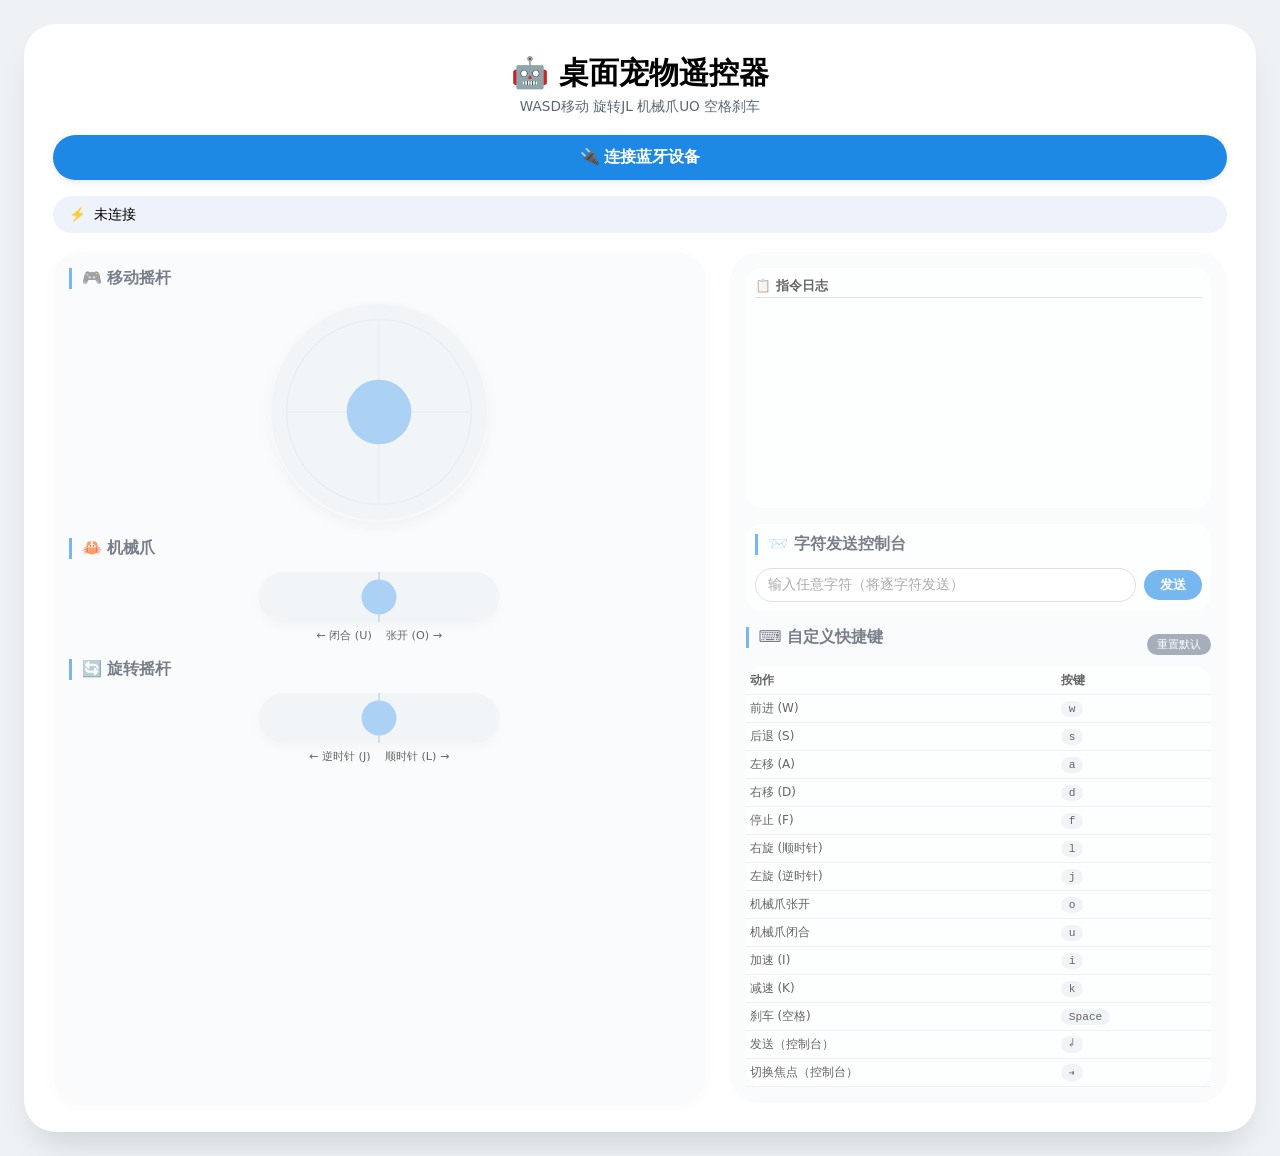
<file: index.html>
<!DOCTYPE html>
<html lang="zh-CN">
<head>
    <meta charset="UTF-8">
    <meta name="viewport" content="width=device-width, initial-scale=1.0, user-scalable=no">
    <title>桌面宠物遥控器</title>
    <link rel="stylesheet" href="style.css">
</head>
<body>
    <div class="app">
        <h1>🤖 桌面宠物遥控器</h1>
        <div class="sub">WASD移动 旋转JL 机械爪UO 空格刹车</div>
        <button id="connectBtn" class="connect-btn">🔌 连接蓝牙设备</button>
        <div class="status-bar">
            <span>⚡ 未连接</span>
            <span id="bluetoothName" class="bluetooth-name" style="display: none;"></span>
        </div>

        <div class="two-columns">
            <!-- 左侧控制区 -->
            <div class="left-panel">
                <div class="card-title">🎮 移动摇杆</div>
                <canvas id="moveCanvas" class="move-canvas" width="220" height="220"></canvas>
                <!-- 速度滑块已删除 -->
                <div style="margin-top: 1rem;">
                    <div class="card-title">🦀 机械爪</div>
                    <canvas id="clawCanvas" class="claw-canvas" width="240" height="50"></canvas>
                    <div class="hint">← 闭合 (U) &nbsp;&nbsp; 张开 (O) →</div>
                </div>
                <div style="margin-top: 1rem;">
                    <div class="card-title">🔄 旋转摇杆</div>
                    <canvas id="rotateCanvas" class="rotate-canvas" width="240" height="50"></canvas>
                    <div class="hint">← 逆时针 (J) &nbsp;&nbsp; 顺时针 (L) →</div>
                </div>
            </div>

            <!-- 右侧信息区 -->
            <div class="right-panel">
                <div class="log-card">
                    <div class="log-title">📋 指令日志</div>
                    <div class="log-entries" id="logEntries"></div>
                </div>
                <div class="send-card">
                    <div class="card-title">📨 字符发送控制台</div>
                    <div class="send-control">
                        <input type="text" id="sendInput" placeholder="输入任意字符（将逐字符发送）" maxlength="20">
                        <button id="sendBtn" class="send-btn">发送</button>
                    </div>
                </div>
                <div>
                    <div class="shortcut-header">
                        <span class="card-title">⌨️ 自定义快捷键</span>
                        <button id="resetShortcutsBtn" class="reset-btn">重置默认</button>
                    </div>
                    <table class="shortcut-table" id="shortcutTable">
                        <thead>
                            <tr><th>动作</th><th>按键</th></tr>
                        </thead>
                        <tbody id="shortcutTbody"></tbody>
                    </table>
                </div>
            </div>
        </div>
    </div>
    <script type="module" src="main.js"></script>
</body>
</html>
</file>
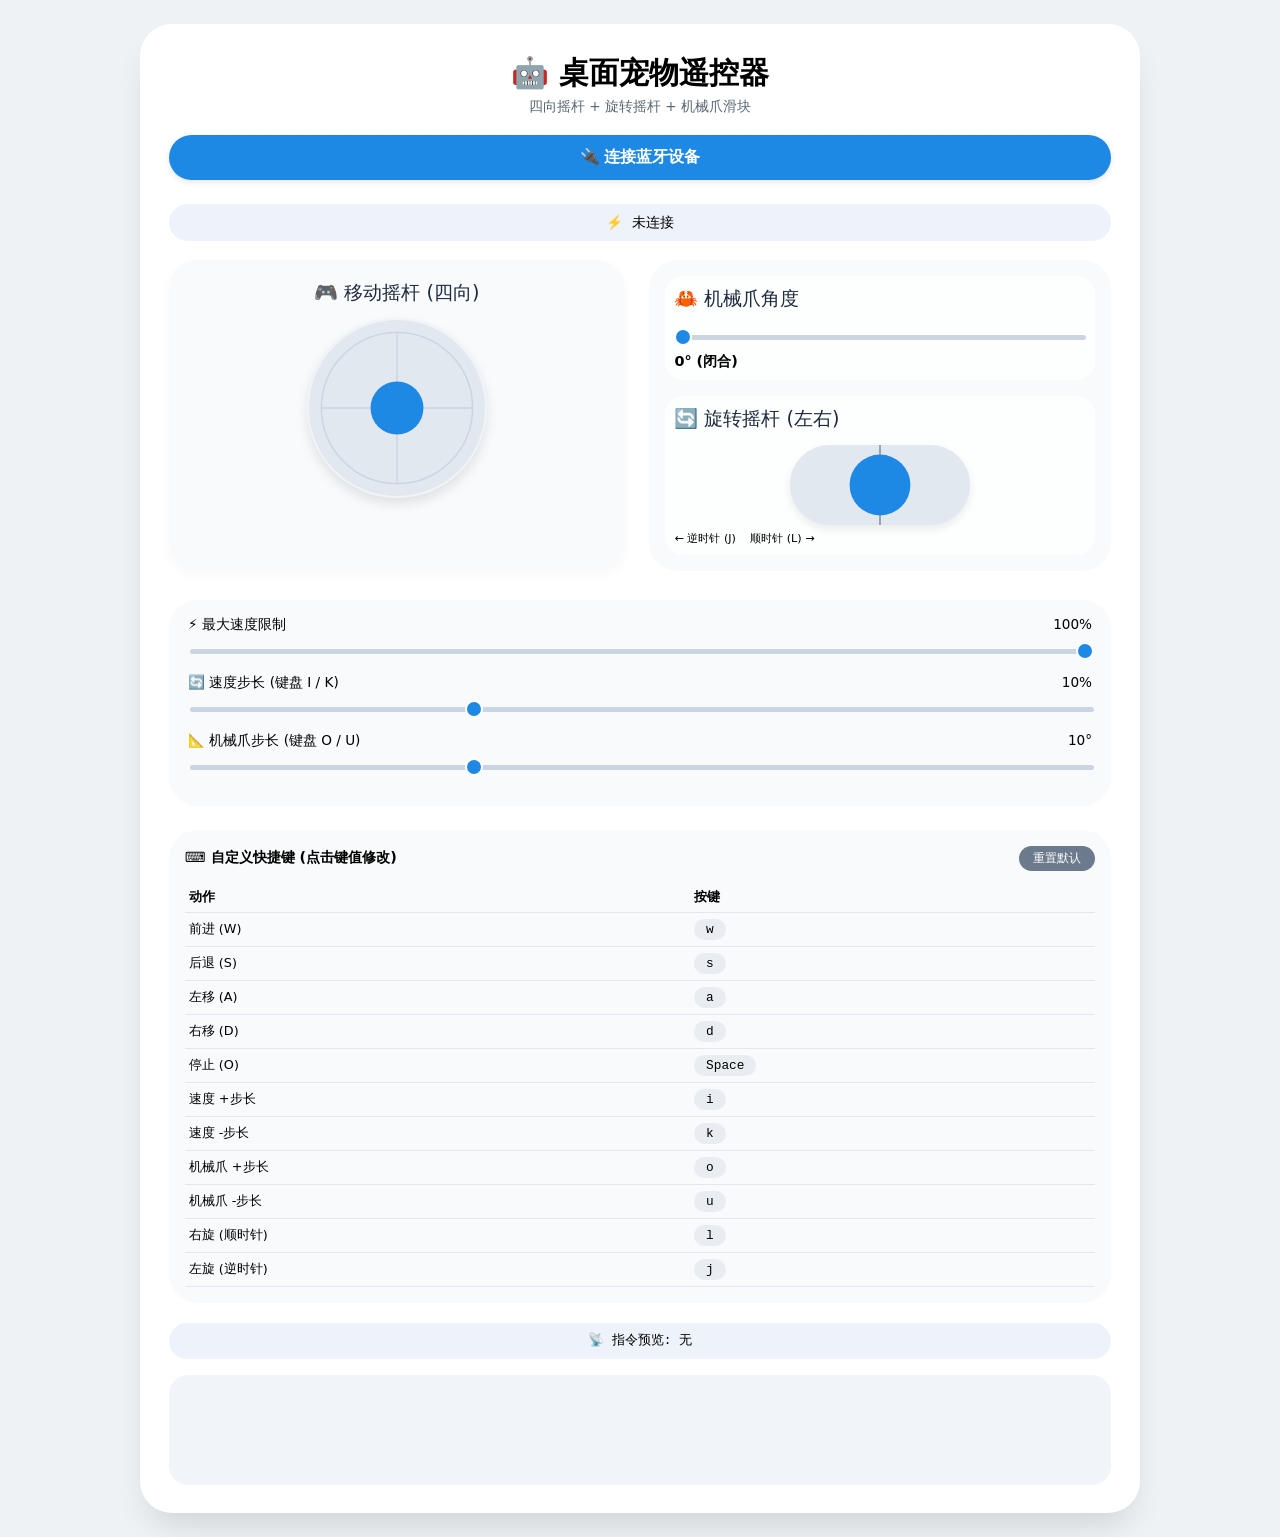
<file: serika.html>
<!DOCTYPE html>
<html lang="zh-CN">

<head>
	<meta charset="UTF-8">
	<meta name="viewport" content="width=device-width, initial-scale=1.0, user-scalable=no">
	<title>桌面宠物遥控器 · 修复旋转摇杆形状</title>
	<style>
		* {
			user-select: none;
			box-sizing: border-box;
		}

		body {
			background: #eef2f5;
			font-family: 'Segoe UI', Roboto, system-ui, sans-serif;
			display: flex;
			justify-content: center;
			align-items: center;
			min-height: 100vh;
			margin: 0;
			padding: 24px;
		}

		.app {
			max-width: 1000px;
			width: 100%;
			background: #ffffff;
			border-radius: 2rem;
			padding: 1.8rem;
			box-shadow: 0 20px 35px -12px rgba(0, 0, 0, 0.15);
		}

		h1 {
			text-align: center;
			margin: 0 0 0.25rem;
			font-size: 1.9rem;
			font-weight: 600;
		}

		.sub {
			text-align: center;
			font-size: 0.85rem;
			color: #5a6874;
			margin-bottom: 1.2rem;
		}

		.status-bar {
			background: #eef2fa;
			padding: 0.6rem;
			border-radius: 3rem;
			text-align: center;
			font-family: monospace;
			font-size: 0.85rem;
			font-weight: 500;
			margin-bottom: 1.2rem;
		}

		.connect-btn {
			background: #1e88e5;
			border: none;
			color: white;
			font-weight: 600;
			padding: 12px 24px;
			font-size: 1rem;
			border-radius: 3rem;
			cursor: pointer;
			width: 100%;
			margin-bottom: 1.5rem;
			transition: 0.1s;
			box-shadow: 0 2px 6px rgba(0, 0, 0, 0.1);
		}

		.connect-btn:active {
			transform: scale(0.97);
		}

		/* 双面板布局：左侧移动摇杆，右侧组合面板 */
		.dual-panel {
			display: flex;
			gap: 1.5rem;
			margin-bottom: 1.8rem;
			flex-wrap: wrap;
		}

		.card-move {
			flex: 1;
			background: #f8fafc;
			border-radius: 1.8rem;
			padding: 1.2rem 0.8rem;
			text-align: center;
			box-shadow: 0 4px 12px rgba(0, 0, 0, 0.03);
		}

		.card-combo {
			flex: 1;
			background: #f8fafc;
			border-radius: 1.8rem;
			padding: 1rem;
			display: flex;
			flex-direction: column;
			justify-content: space-between;
			gap: 1rem;
		}

		.card-move h3,
		.card-combo h3 {
			margin: 0 0 0.8rem;
			font-size: 1.2rem;
			font-weight: 500;
			color: #1f2a3e;
		}

		.claw-section {
			background: #ffffffc9;
			border-radius: 1.2rem;
			padding: 0.6rem;
		}

		.rotate-section {
			background: #ffffffc9;
			border-radius: 1.2rem;
			padding: 0.6rem;
		}

		.claw-slider-horizontal {
			width: 100%;
			margin: 8px 0;
		}

		.claw-value {
			font-size: 0.9rem;
			font-weight: 600;
			margin-top: 4px;
		}

		.move-canvas {
			background: #e2e8f0;
			border-radius: 50%;
			width: 180px;
			height: 180px;
			display: block;
			margin: 0 auto;
			box-shadow: inset 0 0 0 2px #ffffff80, 0 6px 12px rgba(0, 0, 0, 0.1);
			cursor: pointer;
		}

		/* 旋转摇杆 canvas 固定宽度与移动摇杆一致，高度适中 */
		.rotate-canvas {
			background: #e2e8f0;
			border-radius: 60px;
			width: 180px;
			height: 80px;
			display: block;
			margin: 0 auto;
			box-shadow: inset 0 0 0 2px #ffffff80, 0 4px 10px rgba(0, 0, 0, 0.08);
			cursor: pointer;
		}

		.settings-area {
			background: #f8fafc;
			border-radius: 1.8rem;
			padding: 1rem 1.2rem;
			margin-bottom: 1.5rem;
		}

		.slider-item {
			margin-bottom: 1rem;
		}

		.slider-label {
			display: flex;
			justify-content: space-between;
			margin-bottom: 0.3rem;
			font-size: 0.85rem;
			font-weight: 500;
		}

		input[type="range"] {
			width: 100%;
			height: 5px;
			-webkit-appearance: none;
			background: #cbd5e1;
			border-radius: 5px;
		}

		input[type="range"]::-webkit-slider-thumb {
			-webkit-appearance: none;
			width: 18px;
			height: 18px;
			background: #1e88e5;
			border-radius: 50%;
			cursor: pointer;
			border: 2px solid white;
		}

		.shortcut-section {
			background: #f8fafc;
			border-radius: 1.8rem;
			padding: 1rem;
			margin-bottom: 1.2rem;
		}

		.shortcut-header {
			display: flex;
			justify-content: space-between;
			align-items: baseline;
			margin-bottom: 0.8rem;
			font-weight: 600;
			font-size: 0.9rem;
		}

		.shortcut-table {
			width: 100%;
			font-size: 0.8rem;
			border-collapse: collapse;
		}

		.shortcut-table th,
		.shortcut-table td {
			padding: 6px 4px;
			text-align: left;
			border-bottom: 1px solid #e2e8f0;
		}

		.shortcut-key {
			background: #e9edf2;
			padding: 3px 12px;
			border-radius: 30px;
			font-family: monospace;
			font-weight: 500;
			cursor: pointer;
			display: inline-block;
		}

		.reset-btn {
			background: #6c7a8e;
			border: none;
			color: white;
			padding: 4px 14px;
			border-radius: 30px;
			cursor: pointer;
			font-size: 0.75rem;
			font-weight: 500;
		}

		.cmd-preview {
			background: #eef2fa;
			border-radius: 3rem;
			padding: 0.6rem;
			text-align: center;
			font-family: monospace;
			font-size: 0.8rem;
			margin-bottom: 1rem;
			font-weight: 500;
		}

		.log {
			background: #f1f5f9;
			border-radius: 1.2rem;
			padding: 0.6rem;
			height: 110px;
			overflow-y: auto;
			font-size: 0.7rem;
			font-family: monospace;
		}

		@media (max-width: 700px) {
			.move-canvas {
				width: 150px;
				height: 150px;
			}

			.rotate-canvas {
				width: 150px;
				height: 70px;
			}
		}
	</style>
</head>

<body>
	<div class="app">
		<h1>🤖 桌面宠物遥控器</h1>
		<div class="sub">四向摇杆 + 旋转摇杆 + 机械爪滑块</div>
		<button id="connectBtn" class="connect-btn">🔌 连接蓝牙设备</button>
		<div id="status" class="status-bar">⚡ 未连接</div>

		<div class="dual-panel">
			<!-- 左侧：移动摇杆 -->
			<div class="card-move">
				<h3>🎮 移动摇杆 (四向)</h3>
				<canvas id="moveCanvas" class="move-canvas" width="180" height="180"></canvas>
			</div>
			<!-- 右侧：机械爪滑块 + 旋转摇杆 -->
			<div class="card-combo">
				<div class="claw-section">
					<h3>🦀 机械爪角度</h3>
					<input type="range" id="clawSlider" class="claw-slider-horizontal" min="0" max="100" value="0"
						step="1">
					<div class="claw-value" id="clawValue">0° (闭合)</div>
				</div>
				<div class="rotate-section">
					<h3>🔄 旋转摇杆 (左右)</h3>
					<canvas id="rotateCanvas" class="rotate-canvas" width="180" height="80"></canvas>
					<div style="font-size:0.7rem; margin-top:6px;">← 逆时针 (J) &nbsp;&nbsp; 顺时针 (L) →</div>
				</div>
			</div>
		</div>

		<div class="settings-area">
			<div class="slider-item">
				<div class="slider-label"><span>⚡ 最大速度限制</span><span id="speedPercent">100%</span></div>
				<input type="range" id="speedSlider" min="0" max="100" value="100" step="1">
			</div>
			<div class="slider-item">
				<div class="slider-label"><span>🔄 速度步长 (键盘 I / K)</span><span id="stepSpeedVal">10%</span></div>
				<input type="range" id="stepSpeed" min="1" max="30" value="10" step="1">
			</div>
			<div class="slider-item">
				<div class="slider-label"><span>📐 机械爪步长 (键盘 O / U)</span><span id="stepClawVal">10°</span></div>
				<input type="range" id="stepClaw" min="1" max="30" value="10" step="1">
			</div>
		</div>

		<div class="shortcut-section">
			<div class="shortcut-header">
				<span>⌨️ 自定义快捷键 (点击键值修改)</span>
				<button id="resetShortcutsBtn" class="reset-btn">重置默认</button>
			</div>
			<table class="shortcut-table" id="shortcutTable">
				<thead>
					<tr>
						<th>动作</th>
						<th>按键</th>
					</tr>
				</thead>
				<tbody id="shortcutTbody"></tbody>
			</table>
		</div>

		<div class="cmd-preview" id="cmdPreview">📡 指令预览: 无</div>
		<div class="log" id="log"></div>
	</div>

	<script>
		// ---------- 默认快捷键 (根据用户图片) ----------
		const DEFAULT_SHORTCUTS = [
			{ action: "前进 (W)", command: "W", defaultKey: "w", altKeys: ["W", "ArrowUp"] },
			{ action: "后退 (S)", command: "S", defaultKey: "s", altKeys: ["S", "ArrowDown"] },
			{ action: "左移 (A)", command: "A", defaultKey: "a", altKeys: ["A", "ArrowLeft"] },
			{ action: "右移 (D)", command: "D", defaultKey: "d", altKeys: ["D", "ArrowRight"] },
			{ action: "停止 (O)", command: "O", defaultKey: " ", altKeys: ["Space", "o", "O"] },
			{ action: "速度 +步长", command: "speedUp", defaultKey: "i", altKeys: ["I"] },
			{ action: "速度 -步长", command: "speedDown", defaultKey: "k", altKeys: ["K"] },
			{ action: "机械爪 +步长", command: "clawUp", defaultKey: "o", altKeys: ["O"] },
			{ action: "机械爪 -步长", command: "clawDown", defaultKey: "u", altKeys: ["U"] },
			{ action: "右旋 (顺时针)", command: "R_CW", defaultKey: "l", altKeys: ["L"] },
			{ action: "左旋 (逆时针)", command: "R_CCW", defaultKey: "j", altKeys: ["J"] }
		];

		let currentShortcuts = JSON.parse(JSON.stringify(DEFAULT_SHORTCUTS));
		let keyMap = new Map();
		let editingCell = null;

		// 蓝牙相关
		let device = null, characteristic = null;

		// 状态变量
		let currentMoveDir = 'O';
		let currentRotateDir = 'O';
		let currentSpeedPercent = 100;
		let currentClawAngle = 0;
		let currentStepSpeed = 10;
		let currentStepClaw = 10;

		// 缓存发送
		let lastSentSpeed = -1;
		let lastSentClaw = -1;
		let lastSentStepSpeed = -1;
		let lastSentStepClaw = -1;
		let lastSentMoveDir = '';

		const statusDiv = document.getElementById('status');
		const logDiv = document.getElementById('log');
		const cmdPreviewSpan = document.getElementById('cmdPreview');
		const speedSlider = document.getElementById('speedSlider');
		const speedPercentSpan = document.getElementById('speedPercent');
		const stepSpeedSlider = document.getElementById('stepSpeed');
		const stepSpeedVal = document.getElementById('stepSpeedVal');
		const stepClawSlider = document.getElementById('stepClaw');
		const stepClawVal = document.getElementById('stepClawVal');
		const clawSlider = document.getElementById('clawSlider');
		const clawValueSpan = document.getElementById('clawValue');

		function addLog(msg) {
			const p = document.createElement('div');
			p.textContent = new Date().toLocaleTimeString() + ' - ' + msg;
			logDiv.appendChild(p);
			logDiv.scrollTop = logDiv.scrollHeight;
			console.log(msg);
		}
		function updateStatus(msg) {
			statusDiv.innerHTML = `⚡ ${msg}`;
			addLog(msg);
		}

		// 蓝牙发送
		async function sendRaw(cmd) {
			if (!characteristic) return false;
			try {
				const encoder = new TextEncoder();
				await characteristic.writeValue(encoder.encode(cmd));
				addLog(`📤 ${cmd}`);
				return true;
			} catch (e) {
				addLog(`发送失败: ${e.message}`);
				return false;
			}
		}
		async function sendSpeedPercent(v) { if (v === lastSentSpeed) return; lastSentSpeed = v; await sendRaw(`M${v}`); }
		async function sendClawAngle(v) { if (v === lastSentClaw) return; lastSentClaw = v; await sendRaw(`C${v}`); }
		async function sendStepSpeed(v) { if (v === lastSentStepSpeed) return; lastSentStepSpeed = v; await sendRaw(`TM${v}`); }
		async function sendStepClaw(v) { if (v === lastSentStepClaw) return; lastSentStepClaw = v; await sendRaw(`TC${v}`); }
		async function sendCombinedMove() {
			let cmd = 'O';
			if (currentRotateDir !== 'O') cmd = currentRotateDir;
			else if (currentMoveDir !== 'O') cmd = currentMoveDir;
			if (cmd !== lastSentMoveDir) { lastSentMoveDir = cmd; await sendRaw(cmd); }
		}

		function updateMoveDirection(dir) { if (currentMoveDir === dir) return; currentMoveDir = dir; sendCombinedMove(); updatePreview(); }
		function updateRotateDirection(dir) { if (currentRotateDir === dir) return; currentRotateDir = dir; sendCombinedMove(); updatePreview(); }
		function updatePreview() {
			let dispMove = currentMoveDir === 'O' ? '停止' : (currentMoveDir === 'W' ? '前进' : (currentMoveDir === 'S' ? '后退' : (currentMoveDir === 'A' ? '左移' : '右移')));
			let dispRot = currentRotateDir === 'O' ? '无旋转' : (currentRotateDir === 'Q' ? '右旋' : '左旋');
			cmdPreviewSpan.innerText = `📡 移动: ${currentMoveDir} (${dispMove}) | 旋转: ${currentRotateDir} (${dispRot}) | 速度限: ${currentSpeedPercent}% | 爪: ${currentClawAngle}°`;
		}

		// 滑块逻辑
		function setSpeedPercentDisplay(v) { speedPercentSpan.innerText = Math.min(100, Math.max(0, v)) + '%'; }
		function setSpeedPercentCommit(v) {
			v = Math.min(100, Math.max(0, v));
			if (currentSpeedPercent === v) return;
			currentSpeedPercent = v;
			speedSlider.value = v;
			speedPercentSpan.innerText = v + '%';
			sendSpeedPercent(v);
			updatePreview();
		}
		function setClawAngle(v) {
			v = Math.min(100, Math.max(0, v));
			if (currentClawAngle === v) return;
			currentClawAngle = v;
			clawSlider.value = v;
			clawValueSpan.innerText = `${v}° ${v < 10 ? '(闭合)' : (v > 90 ? '(张开)' : '')}`;
			sendClawAngle(v);
			updatePreview();
		}
		function setStepSpeedDisplay(v) { stepSpeedVal.innerText = Math.min(30, Math.max(1, v)) + '%'; }
		function setStepSpeedCommit(v) {
			v = Math.min(30, Math.max(1, v));
			if (currentStepSpeed === v) return;
			currentStepSpeed = v;
			stepSpeedSlider.value = v;
			stepSpeedVal.innerText = v + '%';
			sendStepSpeed(v);
		}
		function setStepClawDisplay(v) { stepClawVal.innerText = Math.min(30, Math.max(1, v)) + '°'; }
		function setStepClawCommit(v) {
			v = Math.min(30, Math.max(1, v));
			if (currentStepClaw === v) return;
			currentStepClaw = v;
			stepClawSlider.value = v;
			stepClawVal.innerText = v + '°';
			sendStepClaw(v);
		}
		function adjustSpeedLimit(delta) {
			let newVal = currentSpeedPercent + delta;
			newVal = Math.min(100, Math.max(0, newVal));
			if (newVal !== currentSpeedPercent) setSpeedPercentCommit(newVal);
		}
		function adjustClawAngle(delta) {
			let newVal = currentClawAngle + delta;
			newVal = Math.min(100, Math.max(0, newVal));
			if (newVal !== currentClawAngle) setClawAngle(newVal);
		}

		// ---------- 移动摇杆：四向吸附 + 平滑动画 ----------
		const moveCanvas = document.getElementById('moveCanvas');
		const ctxMove = moveCanvas.getContext('2d');
		let moveActive = false;
		let moveTargetX = 0, moveTargetY = 0;
		let moveCurrentX = 0, moveCurrentY = 0;
		let moveAnimFrame = null;
		const MOVE_MAX_RADIUS = moveCanvas.width * 0.4;

		function drawMoveJoystick() {
			const w = moveCanvas.width, h = moveCanvas.height;
			const cx = w / 2, cy = h / 2, radius = w * 0.42;
			const thumbX = cx + moveCurrentX * MOVE_MAX_RADIUS;
			const thumbY = cy + moveCurrentY * MOVE_MAX_RADIUS;
			ctxMove.clearRect(0, 0, w, h);
			ctxMove.beginPath();
			ctxMove.arc(cx, cy, radius, 0, 2 * Math.PI);
			ctxMove.fillStyle = '#e2e8f0';
			ctxMove.fill();
			ctxMove.strokeStyle = '#cbd5e1';
			ctxMove.lineWidth = 1.5;
			ctxMove.stroke();
			ctxMove.beginPath();
			ctxMove.moveTo(cx - radius, cy);
			ctxMove.lineTo(cx + radius, cy);
			ctxMove.moveTo(cx, cy - radius);
			ctxMove.lineTo(cx, cy + radius);
			ctxMove.stroke();
			ctxMove.beginPath();
			ctxMove.arc(thumbX, thumbY, radius * 0.35, 0, 2 * Math.PI);
			ctxMove.fillStyle = '#1e88e5';
			ctxMove.fill();
		}

		function updateMoveAnimation() {
			let dx = moveTargetX - moveCurrentX;
			let dy = moveTargetY - moveCurrentY;
			if (Math.abs(dx) < 0.005 && Math.abs(dy) < 0.005) {
				moveCurrentX = moveTargetX;
				moveCurrentY = moveTargetY;
				if (moveAnimFrame) cancelAnimationFrame(moveAnimFrame);
				moveAnimFrame = null;
			} else {
				moveCurrentX += dx * 0.3;
				moveCurrentY += dy * 0.3;
				moveAnimFrame = requestAnimationFrame(() => { updateMoveAnimation(); drawMoveJoystick(); });
			}
			drawMoveJoystick();
		}

		function snapToAxis(nx, ny) {
			if (Math.abs(ny) >= Math.abs(nx)) return { x: 0, y: Math.sign(ny) * Math.hypot(nx, ny) };
			else return { x: Math.sign(nx) * Math.hypot(nx, ny), y: 0 };
		}

		function setMoveTarget(nx, ny) {
			let len = Math.hypot(nx, ny);
			if (len > 1) { nx /= len; ny /= len; }
			const snapped = snapToAxis(nx, ny);
			moveTargetX = snapped.x;
			moveTargetY = snapped.y;
			if (!moveAnimFrame) updateMoveAnimation();
			let dir = 'O';
			if (moveTargetY < -0.1) dir = 'W';
			else if (moveTargetY > 0.1) dir = 'S';
			else if (moveTargetX < -0.1) dir = 'A';
			else if (moveTargetX > 0.1) dir = 'D';
			updateMoveDirection(dir);
		}

		function handleMoveStart(e) {
			e.preventDefault();
			moveActive = true;
			const rect = moveCanvas.getBoundingClientRect();
			let cx = (e.clientX - rect.left) / rect.width * moveCanvas.width;
			let cy = (e.clientY - rect.top) / rect.height * moveCanvas.height;
			cx = Math.min(Math.max(cx, 0), moveCanvas.width);
			cy = Math.min(Math.max(cy, 0), moveCanvas.height);
			const centerX = moveCanvas.width / 2, centerY = moveCanvas.height / 2;
			let dx = (cx - centerX) / MOVE_MAX_RADIUS;
			let dy = (cy - centerY) / MOVE_MAX_RADIUS;
			let len = Math.hypot(dx, dy);
			if (len > 1) { dx /= len; dy /= len; }
			setMoveTarget(dx, dy);
		}
		function handleMoveMove(e) {
			if (!moveActive) return;
			e.preventDefault();
			const rect = moveCanvas.getBoundingClientRect();
			let cx = (e.clientX - rect.left) / rect.width * moveCanvas.width;
			let cy = (e.clientY - rect.top) / rect.height * moveCanvas.height;
			cx = Math.min(Math.max(cx, 0), moveCanvas.width);
			cy = Math.min(Math.max(cy, 0), moveCanvas.height);
			const centerX = moveCanvas.width / 2, centerY = moveCanvas.height / 2;
			let dx = (cx - centerX) / MOVE_MAX_RADIUS;
			let dy = (cy - centerY) / MOVE_MAX_RADIUS;
			let len = Math.hypot(dx, dy);
			if (len > 1) { dx /= len; dy /= len; }
			setMoveTarget(dx, dy);
		}
		function handleMoveEnd(e) {
			if (!moveActive) return;
			moveActive = false;
			setMoveTarget(0, 0);
		}

		// ---------- 旋转摇杆 (水平，手柄为正圆) ----------
		const rotateCanvas = document.getElementById('rotateCanvas');
		const ctxRotate = rotateCanvas.getContext('2d');
		let rotateActive = false;
		let rotateTargetX = 0;
		let rotateCurrentX = 0;
		let rotateAnimFrame = null;
		const ROTATE_MAX_RADIUS = (rotateCanvas.width * 0.3);  // 最大偏移量
		const ROTATE_HANDLE_RADIUS = (rotateCanvas.height * 0.38); // 正圆半径基于高度

		function drawRotateJoystick() {
			const w = rotateCanvas.width, h = rotateCanvas.height;
			const cy = h / 2;
			const thumbX = w / 2 + rotateCurrentX * ROTATE_MAX_RADIUS;
			ctxRotate.clearRect(0, 0, w, h);
			ctxRotate.fillStyle = '#e2e8f0';
			ctxRotate.fillRect(0, 0, w, h);
			ctxRotate.fillStyle = '#94a3b8';
			ctxRotate.fillRect(w / 2 - 1, 0, 2, h);
			ctxRotate.beginPath();
			ctxRotate.arc(thumbX, cy, ROTATE_HANDLE_RADIUS, 0, 2 * Math.PI);
			ctxRotate.fillStyle = '#1e88e5';
			ctxRotate.fill();
		}

		function updateRotateAnimation() {
			let dx = rotateTargetX - rotateCurrentX;
			if (Math.abs(dx) < 0.005) {
				rotateCurrentX = rotateTargetX;
				if (rotateAnimFrame) cancelAnimationFrame(rotateAnimFrame);
				rotateAnimFrame = null;
			} else {
				rotateCurrentX += dx * 0.3;
				rotateAnimFrame = requestAnimationFrame(() => { updateRotateAnimation(); drawRotateJoystick(); });
			}
			drawRotateJoystick();
			let dir = 'O';
			if (rotateCurrentX < -0.2) dir = 'E';
			else if (rotateCurrentX > 0.2) dir = 'Q';
			updateRotateDirection(dir);
		}

		function setRotateTarget(x) {
			rotateTargetX = Math.min(1, Math.max(-1, x));
			if (!rotateAnimFrame) updateRotateAnimation();
		}

		function handleRotateStart(e) {
			e.preventDefault();
			rotateActive = true;
			const rect = rotateCanvas.getBoundingClientRect();
			let x = (e.clientX - rect.left) / rect.width * rotateCanvas.width;
			x = Math.min(Math.max(x, 0), rotateCanvas.width);
			const centerX = rotateCanvas.width / 2;
			let dx = (x - centerX) / ROTATE_MAX_RADIUS;
			dx = Math.min(1, Math.max(-1, dx));
			setRotateTarget(dx);
		}
		function handleRotateMove(e) {
			if (!rotateActive) return;
			e.preventDefault();
			const rect = rotateCanvas.getBoundingClientRect();
			let x = (e.clientX - rect.left) / rect.width * rotateCanvas.width;
			x = Math.min(Math.max(x, 0), rotateCanvas.width);
			const centerX = rotateCanvas.width / 2;
			let dx = (x - centerX) / ROTATE_MAX_RADIUS;
			dx = Math.min(1, Math.max(-1, dx));
			setRotateTarget(dx);
		}
		function handleRotateEnd(e) {
			if (!rotateActive) return;
			rotateActive = false;
			setRotateTarget(0);
		}

		// ---------- 快捷键处理 ----------
		function rebuildKeyMap() {
			keyMap.clear();
			for (let item of currentShortcuts) {
				let keys = [item.defaultKey];
				if (item.altKeys) keys.push(...item.altKeys);
				for (let k of keys) if (k) keyMap.set(k, { action: item.action, command: item.command });
			}
		}
		function renderShortcutTable() {
			const tbody = document.getElementById('shortcutTbody');
			tbody.innerHTML = '';
			currentShortcuts.forEach((item, idx) => {
				const row = tbody.insertRow();
				row.insertCell(0).textContent = item.action;
				const keyCell = row.insertCell(1);
				const span = document.createElement('span');
				span.className = 'shortcut-key';
				let display = item.defaultKey;
				if (display === ' ') display = 'Space';
				if (display === 'ArrowUp') display = '↑';
				else if (display === 'ArrowDown') display = '↓';
				else if (display === 'ArrowLeft') display = '←';
				else if (display === 'ArrowRight') display = '→';
				span.textContent = display;
				span.setAttribute('data-idx', idx);
				span.addEventListener('click', (e) => { e.stopPropagation(); startEditKey(span, idx); });
				keyCell.appendChild(span);
			});
		}
		function startEditKey(span, idx) {
			if (editingCell) return;
			const oldKey = currentShortcuts[idx].defaultKey;
			const input = document.createElement('input');
			input.type = 'text';
			input.value = oldKey === ' ' ? 'Space' : oldKey;
			input.style.width = '70px';
			input.style.background = '#1e88e5';
			input.style.color = 'white';
			input.style.border = 'none';
			input.style.borderRadius = '30px';
			input.style.padding = '3px 10px';
			input.style.textAlign = 'center';
			input.classList.add('shortcut-key-editing');
			span.style.display = 'none';
			span.parentNode.insertBefore(input, span);
			input.focus();
			const finish = () => {
				let newVal = input.value.trim();
				if (newVal === '') newVal = oldKey;
				if (newVal === 'Space') newVal = ' ';
				if (newVal === '↑') newVal = 'ArrowUp';
				else if (newVal === '↓') newVal = 'ArrowDown';
				else if (newVal === '←') newVal = 'ArrowLeft';
				else if (newVal === '→') newVal = 'ArrowRight';
				currentShortcuts[idx].defaultKey = newVal;
				localStorage.setItem('robotShortcuts', JSON.stringify(currentShortcuts));
				rebuildKeyMap();
				renderShortcutTable();
				editingCell = null;
			};
			input.addEventListener('blur', finish);
			input.addEventListener('keypress', (e) => { if (e.key === 'Enter') finish(); });
			editingCell = { input, span };
		}
		function resetShortcuts() {
			currentShortcuts = JSON.parse(JSON.stringify(DEFAULT_SHORTCUTS));
			localStorage.setItem('robotShortcuts', JSON.stringify(currentShortcuts));
			rebuildKeyMap();
			renderShortcutTable();
			addLog('快捷键已重置');
		}

		function handleKeyDown(e) {
			if (document.activeElement && document.activeElement.classList?.contains('shortcut-key-editing')) return;
			let key = e.key;
			if (key === ' ') key = 'Space';
			if (key === 'Shift' || key === 'Control' || key === 'Alt' || key === 'Meta') return;
			let lowerKey = key.toLowerCase();
			let mapping = keyMap.get(key) || keyMap.get(lowerKey);
			if (mapping) {
				e.preventDefault();
				const cmd = mapping.command;
				if (cmd === 'W') setMoveTarget(0, -1);
				else if (cmd === 'S') setMoveTarget(0, 1);
				else if (cmd === 'A') setMoveTarget(-1, 0);
				else if (cmd === 'D') setMoveTarget(1, 0);
				else if (cmd === 'O') setMoveTarget(0, 0);
				else if (cmd === 'R_CW') setRotateTarget(1);
				else if (cmd === 'R_CCW') setRotateTarget(-1);
				else if (cmd === 'speedUp') adjustSpeedLimit(currentStepSpeed);
				else if (cmd === 'speedDown') adjustSpeedLimit(-currentStepSpeed);
				else if (cmd === 'clawUp') adjustClawAngle(currentStepClaw);
				else if (cmd === 'clawDown') adjustClawAngle(-currentStepClaw);
			}
		}
		function handleKeyUp(e) {
			let key = e.key;
			if (key === ' ') key = 'Space';
			let lowerKey = key.toLowerCase();
			let mapping = keyMap.get(key) || keyMap.get(lowerKey);
			if (mapping && (mapping.command === 'W' || mapping.command === 'A' || mapping.command === 'S' || mapping.command === 'D')) {
				e.preventDefault();
				setMoveTarget(0, 0);
			}
			if (mapping && (mapping.command === 'R_CW' || mapping.command === 'R_CCW')) {
				e.preventDefault();
				setRotateTarget(0);
			}
		}

		// 蓝牙连接
		document.getElementById('connectBtn').addEventListener('click', async () => {
			if (characteristic) {
				if (device && device.gatt.connected) await device.gatt.disconnect();
				characteristic = null; device = null;
				updateStatus('已断开');
				document.getElementById('connectBtn').textContent = '🔌 连接蓝牙设备';
				return;
			}
			try {
				updateStatus('请求设备...');
				device = await navigator.bluetooth.requestDevice({ acceptAllDevices: true, optionalServices: ['0000ffe0-0000-1000-8000-00805f9b34fb'] });
				updateStatus(`已选 ${device.name || '设备'}`);
				const server = await device.gatt.connect();
				let service;
				try { service = await server.getPrimaryService('0000ffe0-0000-1000-8000-00805f9b34fb'); }
				catch (e) { service = await server.getPrimaryService('ffe0'); }
				try { characteristic = await service.getCharacteristic('0000ffe1-0000-1000-8000-00805f9b34fb'); }
				catch (e) { characteristic = await service.getCharacteristic('ffe1'); }
				updateStatus('连接成功');
				document.getElementById('connectBtn').textContent = '🔌 断开连接';
				device.addEventListener('gattserverdisconnected', () => {
					updateStatus('设备断开');
					characteristic = null; device = null;
					document.getElementById('connectBtn').textContent = '🔌 连接蓝牙设备';
				});
				sendSpeedPercent(currentSpeedPercent);
				sendClawAngle(currentClawAngle);
				sendStepSpeed(currentStepSpeed);
				sendStepClaw(currentStepClaw);
				sendCombinedMove();
			} catch (err) { updateStatus(`连接失败: ${err.message}`); }
		});

		// 控件绑定
		speedSlider.addEventListener('input', (e) => setSpeedPercentDisplay(parseInt(e.target.value)));
		speedSlider.addEventListener('change', (e) => setSpeedPercentCommit(parseInt(e.target.value)));
		stepSpeedSlider.addEventListener('input', (e) => setStepSpeedDisplay(parseInt(e.target.value)));
		stepSpeedSlider.addEventListener('change', (e) => setStepSpeedCommit(parseInt(e.target.value)));
		stepClawSlider.addEventListener('input', (e) => setStepClawDisplay(parseInt(e.target.value)));
		stepClawSlider.addEventListener('change', (e) => setStepClawCommit(parseInt(e.target.value)));
		clawSlider.addEventListener('input', (e) => setClawAngle(parseInt(e.target.value)));
		document.getElementById('resetShortcutsBtn').addEventListener('click', resetShortcuts);

		// 初始化
		const stored = localStorage.getItem('robotShortcuts');
		if (stored) {
			try { let arr = JSON.parse(stored); if (Array.isArray(arr) && arr.length) currentShortcuts = arr; } catch (e) { }
		}
		rebuildKeyMap();
		renderShortcutTable();
		moveCanvas.addEventListener('mousedown', handleMoveStart);
		window.addEventListener('mousemove', handleMoveMove);
		window.addEventListener('mouseup', handleMoveEnd);
		rotateCanvas.addEventListener('mousedown', handleRotateStart);
		window.addEventListener('mousemove', handleRotateMove);
		window.addEventListener('mouseup', handleRotateEnd);
		drawMoveJoystick();
		drawRotateJoystick();
		setSpeedPercentCommit(100);
		setClawAngle(0);
		setStepSpeedCommit(10);
		setStepClawCommit(10);
		setMoveTarget(0, 0);
		setRotateTarget(0);
		window.addEventListener('keydown', handleKeyDown);
		window.addEventListener('keyup', handleKeyUp);
	</script>
</body>

</html>
</file>
<file: style.css>
* {
    user-select: none;
    box-sizing: border-box;
}

body {
    background: #eef2f5;
    font-family: 'Segoe UI', Roboto, system-ui, sans-serif;
    display: flex;
    justify-content: center;
    align-items: center;
    min-height: 100vh;
    margin: 0;
    padding: 24px;
}

.app {
    max-width: 1300px;
    width: 100%;
    background: #ffffff;
    border-radius: 2rem;
    padding: 1.8rem;
    box-shadow: 0 20px 35px -12px rgba(0, 0, 0, 0.15);
}

h1 {
    text-align: center;
    margin: 0 0 0.25rem;
    font-size: 1.9rem;
    font-weight: 600;
}

.sub {
    text-align: center;
    font-size: 0.85rem;
    color: #5a6874;
    margin-bottom: 1.2rem;
}

.status-bar {
    background: #eef2fa;
    padding: 0.6rem 1rem;
    border-radius: 3rem;
    text-align: center;
    font-family: monospace;
    font-size: 0.85rem;
    font-weight: 500;
    margin-bottom: 1.2rem;
    display: flex;
    justify-content: space-between;
    align-items: center;
    flex-wrap: wrap;
    gap: 0.5rem;
}

.connect-btn {
    background: #1e88e5;
    border: none;
    color: white;
    font-weight: 600;
    padding: 12px 24px;
    font-size: 1rem;
    border-radius: 3rem;
    cursor: pointer;
    width: 100%;
    margin-bottom: 1rem;
    transition: 0.1s;
    box-shadow: 0 2px 6px rgba(0, 0, 0, 0.1);
}

.connect-btn:active {
    transform: scale(0.97);
}

.two-columns {
    display: flex;
    gap: 1.5rem;
    flex-wrap: wrap;
}

.left-panel {
    flex: 1.2;
    background: #f8fafc;
    border-radius: 1.8rem;
    padding: 1rem;
    box-shadow: 0 4px 12px rgba(0, 0, 0, 0.03);
}

.right-panel {
    flex: 0.9;
    background: #f8fafc;
    border-radius: 1.8rem;
    padding: 1rem;
    display: flex;
    flex-direction: column;
    gap: 1rem;
}

.card-title {
    font-weight: 600;
    font-size: 1rem;
    margin-bottom: 0.8rem;
    color: #1f2a3e;
    border-left: 3px solid #1e88e5;
    padding-left: 10px;
}

.move-canvas {
    background: #e2e8f0;
    border-radius: 50%;
    width: 220px;
    height: 220px;
    display: block;
    margin: 0 auto;
    box-shadow: inset 0 0 0 2px #ffffff80, 0 6px 12px rgba(0, 0, 0, 0.1);
    cursor: pointer;
}

.rotate-canvas,
.claw-canvas {
    background: #e2e8f0;
    border-radius: 60px;
    display: block;
    margin: 0 auto;
    box-shadow: inset 0 0 0 2px #ffffff80, 0 4px 10px rgba(0, 0, 0, 0.08);
    cursor: pointer;
    width: 240px;
    height: 50px;
}

.hint {
    font-size: 0.7rem;
    text-align: center;
    margin-top: 6px;
}


.log-card {
    background: #ffffffc9;
    border-radius: 1rem;
    padding: 0.6rem;
    height: 240px;
    display: flex;
    flex-direction: column;
}

.log-title {
    font-weight: bold;
    margin-bottom: 6px;
    font-size: 0.8rem;
    border-bottom: 1px solid #ccc;
    padding-bottom: 2px;
}

.log-entries {
    flex: 1;
    overflow-y: auto;
    font-family: monospace;
    font-size: 0.7rem;
}

.log-entry {
    padding: 2px 0;
    border-bottom: 1px solid #eee;
    word-break: break-all;
}

.shortcut-header {
    display: flex;
    justify-content: space-between;
    align-items: center;
    margin-bottom: 6px;
}

.shortcut-table {
    width: 100%;
    font-size: 0.75rem;
    border-collapse: collapse;
    background: #ffffffc9;
    border-radius: 1rem;
}

.shortcut-table th,
.shortcut-table td {
    padding: 5px 4px;
    text-align: left;
    border-bottom: 1px solid #e2e8f0;
}

.shortcut-key {
    background: #e9edf2;
    padding: 2px 8px;
    border-radius: 20px;
    font-family: monospace;
    cursor: pointer;
    display: inline-block;
    font-size: 0.7rem;
}

.reset-btn {
    background: #6c7a8e;
    border: none;
    color: white;
    padding: 3px 10px;
    border-radius: 20px;
    cursor: pointer;
    font-size: 0.7rem;
}

.bluetooth-name {
    font-weight: bold;
    font-size: 0.8rem;
    background: #eef2fa;
    padding: 0.2rem 0.6rem;
    border-radius: 2rem;
}

/* 自定义按钮样式 */
.custom-buttons {
    display: flex;
    gap: 1rem;
    justify-content: space-between;
    margin: 0.5rem 0;
}

.custom-btn-item {
    display: flex;
    flex-direction: column;
    align-items: center;
    gap: 0.3rem;
}

.custom-cmd-btn {
    background: #1e88e5;
    border: none;
    color: white;
    padding: 6px 12px;
    border-radius: 30px;
    cursor: pointer;
    font-size: 0.8rem;
    width: 70px;
}

.custom-cmd-input {
    width: 50px;
    text-align: center;
    font-family: monospace;
    font-size: 1.2rem;
    font-weight: bold;
    border: 1px solid #ccc;
    border-radius: 8px;
    padding: 4px;
    text-transform: uppercase;
}

.custom-hint {
    font-size: 0.6rem;
    color: #666;
}

.send-card {
    background: #ffffffc9;
    border-radius: 1rem;
    padding: 0.6rem;
}

.send-control {
    display: flex;
    gap: 0.5rem;
    align-items: center;
}

#sendInput {
    flex: 1;
    padding: 8px 12px;
    border-radius: 30px;
    border: 1px solid #ccc;
    font-family: monospace;
    font-size: 0.9rem;
}

.send-btn {
    background: #1e88e5;
    border: none;
    color: white;
    padding: 6px 16px;
    border-radius: 30px;
    cursor: pointer;
    font-weight: bold;
}

.send-btn:active {
    transform: scale(0.97);
}

.disabled-controls {
    opacity: 0.6;
    pointer-events: none;
}

.disabled {
    opacity: 0.6;
    pointer-events: none;
}

@media (max-width: 800px) {
    .two-columns {
        flex-direction: column;
    }
    .move-canvas {
        width: 180px;
        height: 180px;
    }
    .rotate-canvas,
    .claw-canvas {
        width: 200px;
        height: 45px;
    }
}
</file>
